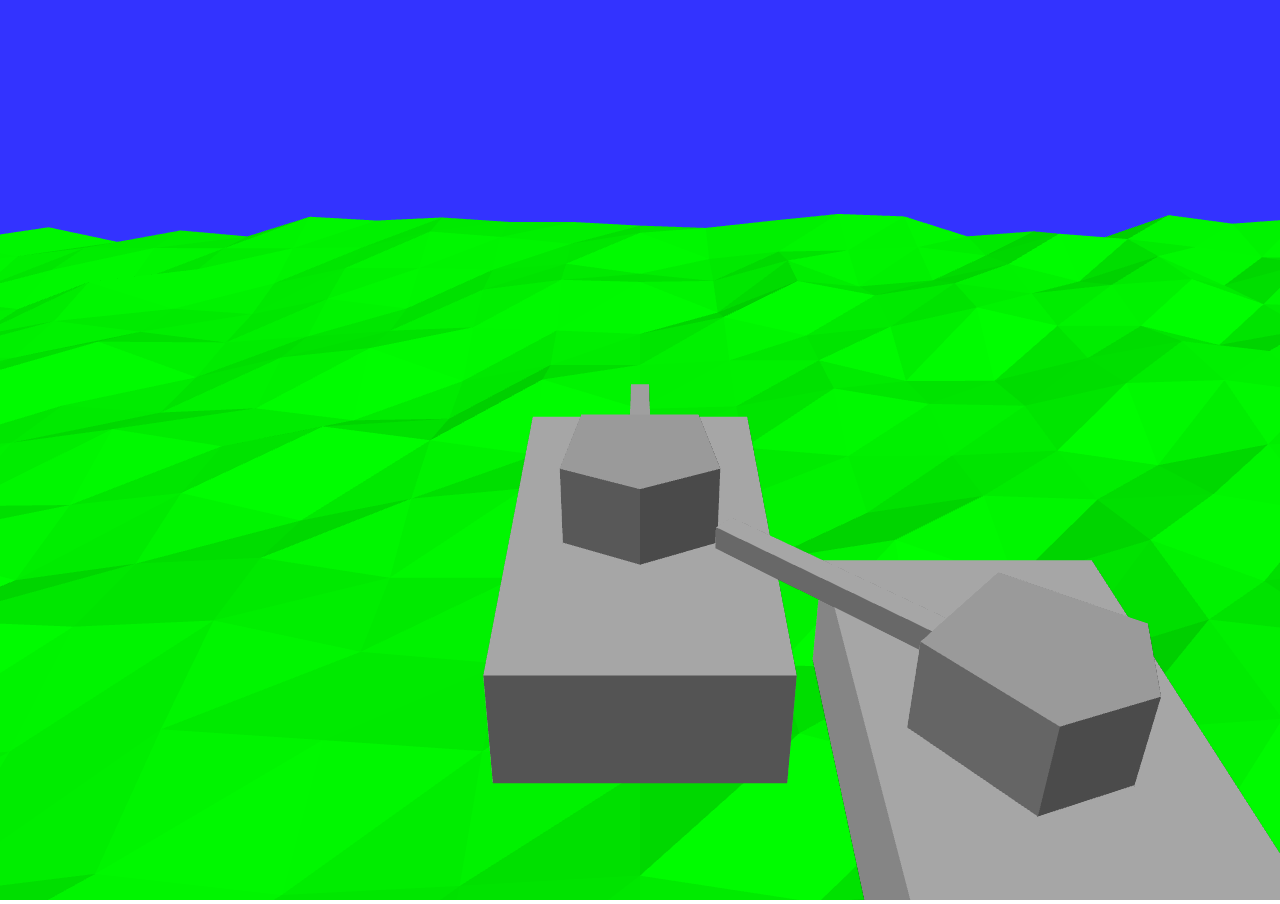
<file: a/index.html>
<!doctype html>
<html>
<head>
  <meta charset="UTF-8">
  <meta name="viewport" content="width=device-width" />
  <meta name="apple-mobile-web-app-capable" content="yes">
  <meta name="apple-mobile-web-app-status-bar-style" content="black-translucent">
  <title>CanvasFramework</title>
  <style>
@charset "UTF-8";

body, canvas {
  margin: 0px;
  padding: 0px;
}
  </style>
  <script src="script.js"></script>
</head>
<body>
  <canvas id="c">ur browzr iz b dum</canvas>
</body>
</html>
</file>
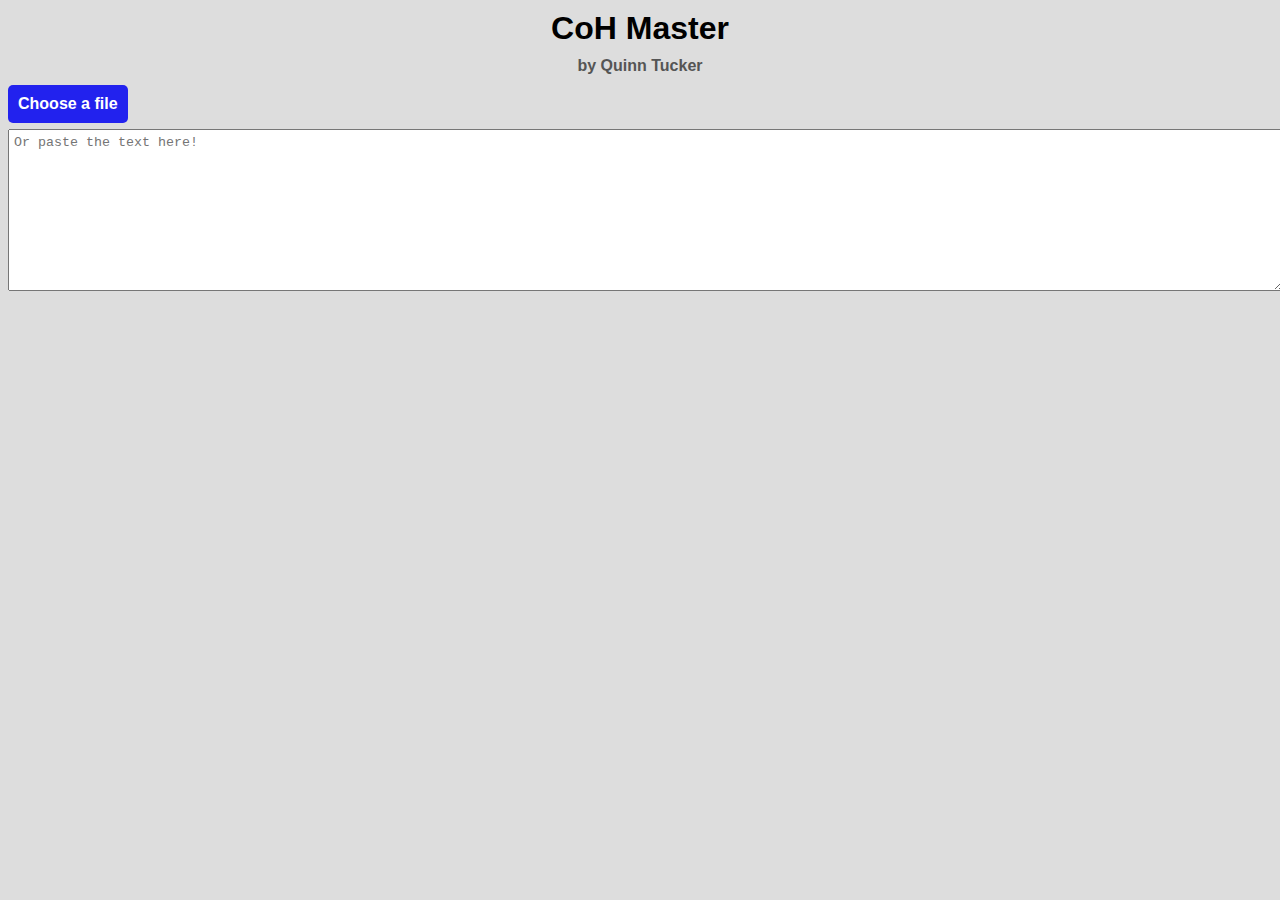
<file: coh/index.html>
<!doctype html>
<html>
<head>
  <meta charset="UTF-8">
  <meta name="viewport" content="width=device-width" />
  <title>CoH Master</title>
  <style>
@charset "UTF-8";

body {
  font-family: helvetica;
  background-color: #DDD;
}
h4 {
  color: #555;
}
h1,h4,h3 {
  text-align: center;
  margin: 10px;
}
#link {
  color: black;
  font-weight: normal;
  margin: 1px;
}
h3 {
  margin-top: 15px;
  margin-bottom: 1px;
}

#outdiv {
  display: none;
}
input {
  width: 0.1px;
  height: 0.1px;
  opacity: 0;
  overflow: hidden;
  position: absolute;
  z-index: -1;
}
label {
  cursor: pointer;
  color: white;
  background-color: #22E;
  font-weight: bold;
  border-radius: 5px;
  padding: 10px;
  margin-bottom: 6px;
  display: inline-block;
}
textarea {
  width: 100%;
  font-family: courier;
  tab-size: 4;
  padding: 5px;
}
  </style>
  <script>
function parseFile(str) {
  /* parse lines into data */
  var award, awardType, scout=true;
  var data = {};
  var lines = str.split("\n");
  var error = "";
  var reportType;
  for (var li in lines) {
    var line = lines[li].trim(), lline = line.toLowerCase();
    if (line=="") continue;
    if (/^\d+\/\d+\/\d+/.test(line)) continue;
    if (/^troop \d+ court of honor/i.test(line)) {
      if (reportType&&reportType!=1) {error+="Conflicting report type information\n";break}
      reportType=1;
      continue;
    }
    if (/^troop \d+ - individual/i.test(line)) {
      if (reportType&&reportType!=2) {error+="Conflicting report type information\n";break}
      reportType=2;
      data.scouts=[];
      data.adults=[];
      continue;
    }
    
    if (reportType==1) {
      if (/^[PR#]\s+-/i.test(line)) continue;
      if (lline=="awards summary") break;
      if (lline=="scout awards") {scout=true;continue}
      if (lline=="adult leader awards") {scout=false;continue}
      
      var am = line.match(/([^*:]+?)\*?\s*:/);
      if (am && awardType) {
        if (!data[awardType][award=am[1]])
          data[awardType][award] = [];
      }
      var nm = line.match(/(?:^|:)\s*([^:,]+),\s*(\D+?)\s+\d+\//);
      if (nm) {
        if (!data[awardType]||!data[awardType][award]) {
          error += 'Name before award: "'+nm[1]+', '+nm[2]+'"\n';
          continue;
        }
        data[awardType][award].push({name:nm[2]+" "+nm[1],scout:scout});
      } else {
        if (!data[awardType=line])
          data[awardType] = {};
      }
    } else if (reportType==2) {
      if (/scouts? attended/i.test(line)) {scout=true;continue}
      if (/adults? attended/i.test(line)) {scout=false;continue}
      var rx = /(?:X|\d+)\s+((?:[a-z]+ ?)+), ((?: ?[a-z]+)+)/gi, m;
      while (m=rx.exec(line)){
        (scout?data.scouts:data.adults).push(m[1].trim()+","+m[2].trim());}
    } else {
      error += "Could not detect report type\n";
      break;
    }
  }
  
  return {reportType:reportType, data:data, error:error};
}

function parse(files) {try{
  /* parse each file */
  var arr = [];
  var error = "";
  for (var i in files) {
    var f = files[i];
    arr.push(parseFile(f.content));
  }
  
  /* combine the results */
  var reportType;
  var data;
  for (var ai in arr) {
    var res = arr[ai];
    error += res.error;
    if (!data) {
      reportType = res.reportType;
      data = res.data;
    } else {
      if (res.reportType != reportType) {
        error += "Report types do not match\n";
      } else if (reportType==2) {
        function merge(a,b) {
          for (var i in b)
            if (a.indexOf(b[i])==-1) a.push(b[i]);
        }
        merge(data.scouts,res.data.scouts);
        merge(data.adults,res.data.adults);
      }
    }
  }
  
  /* process data to generate report */
  var out = "";
  function pl(n){return n==1?"":"s"}
  if (reportType==1) {
    for (awardType in data) {
      var lat = awardType.toLowerCase();
      if (!/^(merit badges|ranks|special awards|service stars)$/.test(lat))
        error += 'Unknown award type: "'+awardType+'"\n';
      out += "\n== "+awardType+" ==\n\n";
      var as = data[awardType];
      if (lat=="merit badges") {
        var scouts = [];
        for (award in as) {
          var ps=as[award];
          for (var i in ps) {
            if (!scouts[ps[i].name])
              scouts[ps[i].name] = [];
            scouts[ps[i].name].push(award);
          }
        }
        var num = {};
        for (var n in scouts) {
          if (!num[scouts[n].length])
            num[scouts[n].length] = [];
          num[scouts[n].length].push({name:n,mbs:scouts[n]});
        }
        for (var n in num) {
          out += num[n].length+" scout"+pl(num[n].length);
          out += " who earned "+n+" merit badge"+pl(n)+":\n";
          for (var i in num[n]) {
            out += "\t"+num[n][i].name+":\n\t\t";
            out += num[n][i].mbs.join("\n\t\t")+"\n";
          }
          out += "\n";
        }
      } else {
        for (award in as) {
          var ps=as[award];
          if (lat=="service stars") {
            var m = award.match(/(\d+)\s+year/i);
            if (m) award = parseInt(m[1])+" year"+pl(parseInt(m[1]));
          }
          out += award+":\n";
          var scouts=[],adults=[];
          for (var i in ps)
            (ps[i].scout?scouts:adults).push(ps[i].name);
          var head="\t",body=":\n\t\t";
          if (scouts.length>0) {
            head += scouts.length+" scout"+pl(scouts.length);
            if (adults.length>0) head += " and ";
            body += scouts.join("\n\t\t")+"\n";
          }
          if (adults.length>0) {
            head += adults.length+" adult"+pl(adults.length);
            if (scouts.length>0) body += "\n\t\t";
            body += adults.join("\n\t\t")+"\n";
          }
          out += head+body+"\n";
        }
      }
    }
  } else if (reportType==2) {
    var head="",body=":\n\t";
    function swapName(n) {var p=n.split(",");return p[1]+" "+p[0]}
    var scouts=data.scouts.sort().map(swapName), adults=data.adults.sort().map(swapName);
    if (scouts.length>0) {
      head += scouts.length+" scout"+pl(scouts.length);
      if (adults.length>0) head += " and ";
      body += scouts.join("\n\t")+"\n";
    }
    if (adults.length>0) {
      head += adults.length+" adult"+pl(adults.length);
      if (scouts.length>0) body += "\n\t";
      body += adults.join("\n\t")+"\n";
    }
    out += head+body+"\n";
  }// else error += "Could not detect report type\n";
 
  /* output the result */
  if (error!="")
    out = "There were error(s) while parsing the file(s); the output may not be valid:\n"+error+"\n"+out;
  out = out.replace(/\n/g,"\r\n");
  document.getElementById("out").value = out;
  document.getElementById("link").innerHTML='(<a href="data:text/plain,'+encodeURIComponent(out)+'" download="'+files[0].file.replace(/\.[a-z]+$/i,"")+'_sorted">Save file</a>)<br>';
  document.getElementById("outdiv").style.display = "initial";
}catch(e){alert("Serious error: "+e.message)}}

function onFile(ele) {
  var arr = [];
  for (var i=0; i<ele.files.length; i++) {
    if (ele.files[i].type!="text/plain") {
      alert("Please choose plain text (.txt) files");
      return;
    }
    (function(fr,name){
      fr.onload = function() {
        var content = fr.result;
        document.getElementById("in").value = ele.files.length==1? content : "[multiple files selected]";
        arr.push({file:name,content:content});
        if (arr.length==ele.files.length)
          parse(arr);
      }
      fr.readAsText(ele.files[i]);
    })(new FileReader(),ele.files[i].name);
  }
}
  </script>
</head>
<body>
  <h1>CoH Master</h1>
  <h4>by Quinn Tucker</h4>
  <input type="file" id="file" onchange="onFile(this)" multiple/>
  <label for="file">Choose a file</label><br>
  <textarea rows="10" id="in" oninput="parse([{file:'',content:this.value}])" placeholder="Or paste the text here!"></textarea><br>
  <div id="outdiv">
  <h3>Output</h3>
  <h4 id="link"></h4><br>
  <textarea rows="25" id="out"></textarea>
  </div>
</body>
</html>
</file>
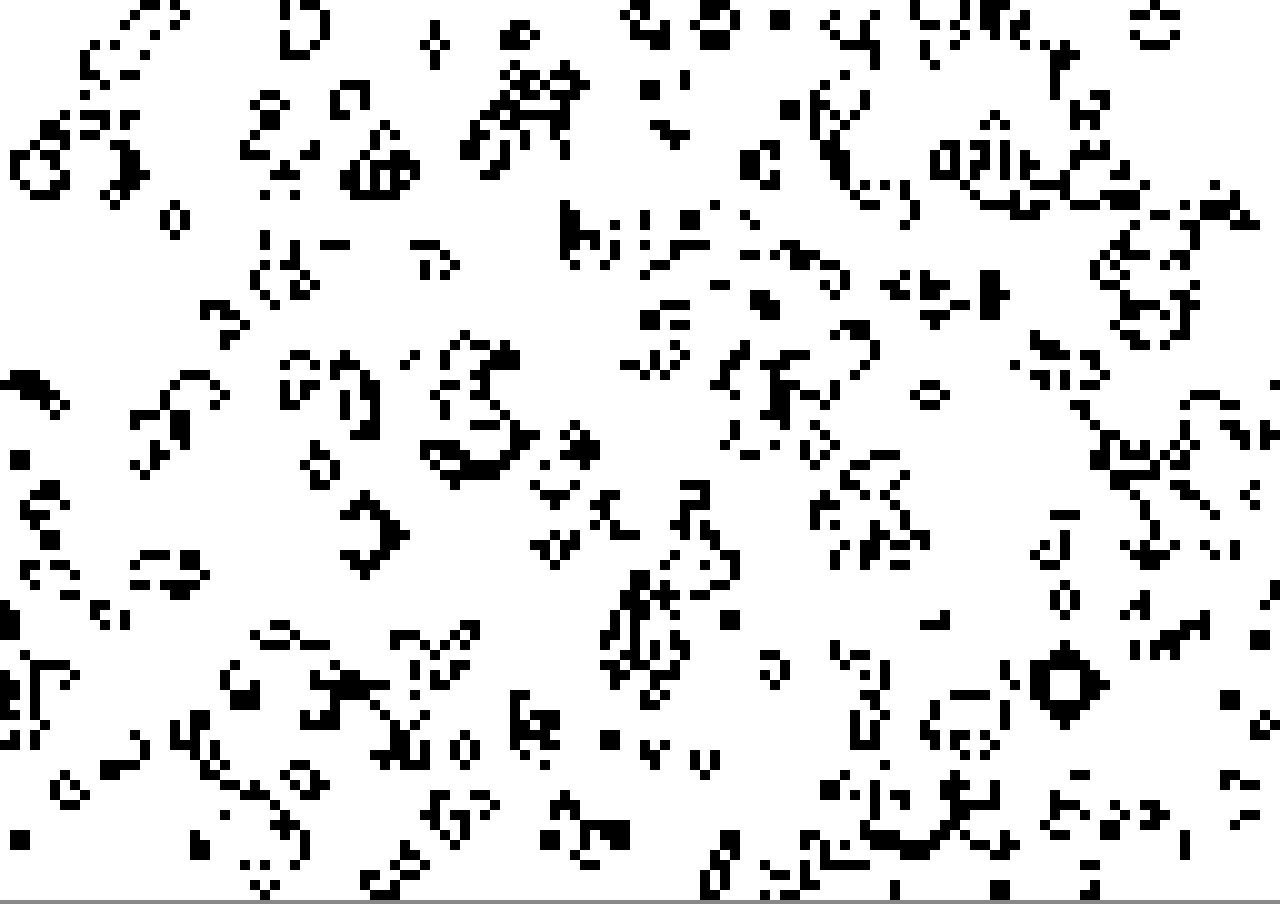
<file: gol/index.html>
<!DOCTYPE html>
<html>
  <head>
    <meta charset="utf-8">
    <title>Conway's Game of Life</title>
    <script src="script.js" charset="utf-8"></script>
    <link rel="stylesheet" href="style.css" media="screen" title="no title" charset="utf-8">
  </head>
  <body>
    <canvas id="c">Your browser does not support HTML5 canvas.</canvas>
  </body>
</html>
</file>
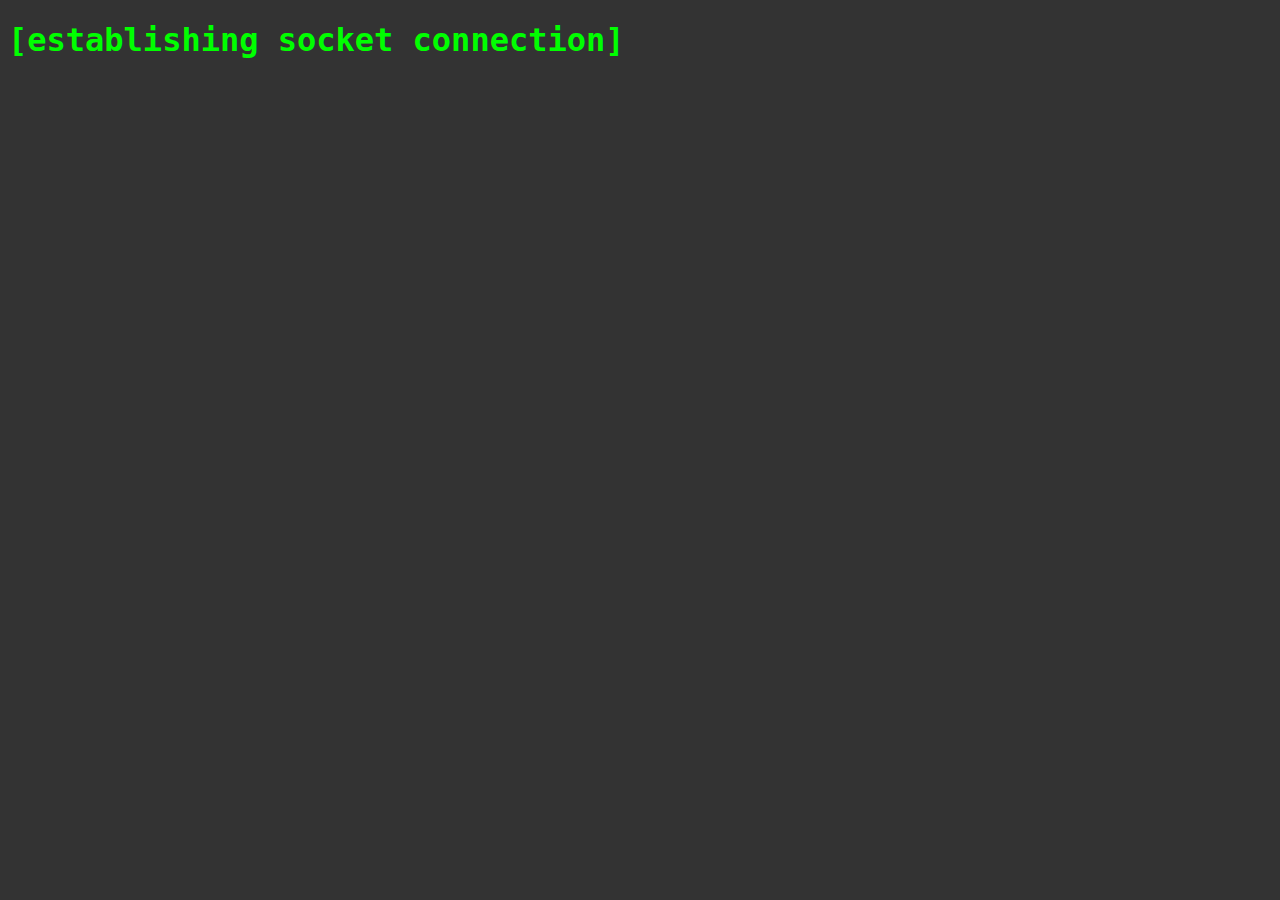
<file: h4ck/index.html>
<!doctype html>
<html>
<head>
  <meta charset="UTF-8">
  <meta name="viewport" content="width=device-width" />
  <meta name="apple-mobile-web-app-capable" content="yes">
  <meta name="apple-mobile-web-app-status-bar-style" content="black-translucent">
  <title>[H4CK]</title>
  <link rel="stylesheet" href="style.css" />
</head>
<body>
  <h1 id="h">[establishing socket connection]</h1>
  <pre id="test"></pre>

  <script src="script.js"></script>
</body>
</html>
</file>
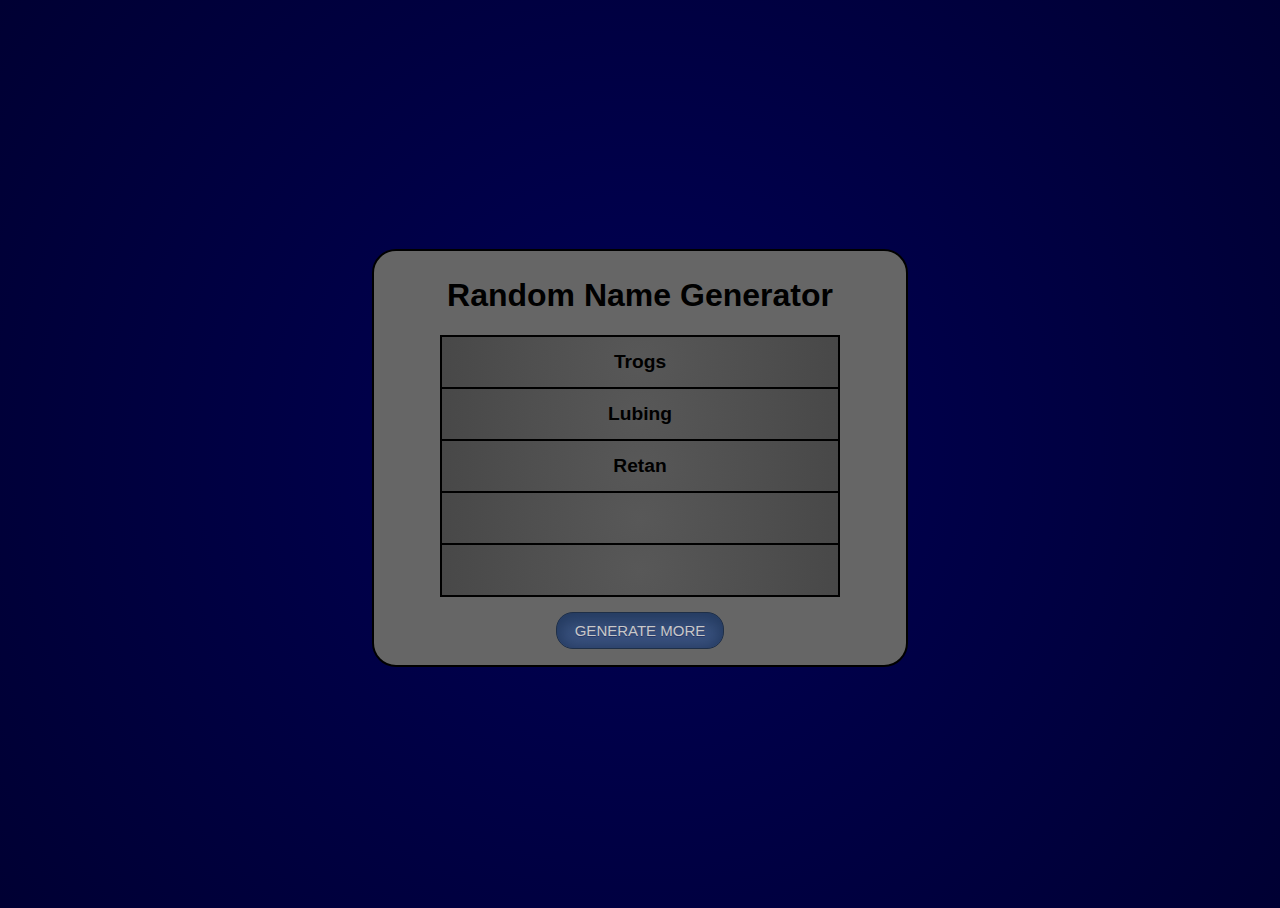
<file: randnames/index.html>
<!DOCTYPE html>
<html>
  <head>
    <meta charset="utf-8">
    <title>Random Name Generator</title>
    <script src="script.js" charset="utf-8"></script>
    <script src="english.js" charset="utf-8"></script>
    <style media="screen">

html {
  height: 100%;
}
body {
  height: 100%;
  overflow-y: hidden;
  text-align: center;
  background-color: #004;
  background: radial-gradient(circle farthest-corner, #005, #003);
  display: flex;
  flex-direction: column;
  justify-content: center;
  align-items: center;
  font-family: arial;
}
#content {
  width: 500px;
  border-radius: 1.5em;
  border: 2px solid black;
  background-color: #666;
  padding: 1em;
  display: flex;
  flex-direction: column;
  justify-content: space-around;
  align-items: center;
}
.myButton {
	-moz-box-shadow:inset 0px 0px 15px 3px #23395e;
	-webkit-box-shadow:inset 0px 0px 15px 3px #23395e;
	box-shadow:inset 0px 0px 15px 3px #23395e;
	background:-webkit-gradient(linear, left top, left bottom, color-stop(0.05, #2e466e), color-stop(1, #415989));
	background:-moz-linear-gradient(top, #2e466e 5%, #415989 100%);
	background:-webkit-linear-gradient(top, #2e466e 5%, #415989 100%);
	background:-o-linear-gradient(top, #2e466e 5%, #415989 100%);
	background:-ms-linear-gradient(top, #2e466e 5%, #415989 100%);
	background:linear-gradient(to bottom, #2e466e 5%, #415989 100%);
	filter:progid:DXImageTransform.Microsoft.gradient(startColorstr='#2e466e', endColorstr='#415989',GradientType=0);
	background-color:#2e466e;
	-moz-border-radius:17px;
	-webkit-border-radius:17px;
	border-radius:17px;
	border:1px solid #1f2f47;
	display:inline-block;
	cursor:pointer;
	color:#c8c8c8;
	font-family:Arial;
	font-size:15px;
	padding:9px 18px;
	text-decoration:none;
	text-shadow:0px 1px 0px #263666;
}
.myButton:hover {
	background:-moz-linear-gradient(top, #415989 5%, #2e466e 100%);
	background:-webkit-linear-gradient(top, #415989 5%, #2e466e 100%);
	background:-ms-linear-gradient(top, #415989 5%, #2e466e 100%);
	background:linear-gradient(to bottom, #415989 5%, #2e466e 100%);
	background-color:#415989;
}
h1 {
  margin-top: 10px;
}
table {
  border-collapse: collapse;
  width: 80%;
  margin-bottom: 15px;
}
td {
  height: 3em;
  border: 2px solid black;
  background: radial-gradient(circle farthest-corner, #585858, #484848);
}
.word {
  font-weight: bold;
  font-size: 120%;
  animation: fade 0.7s;
  display: block;
}
@keyframes fade {
  0%,100% {
    opacity: 1;
    transform: none;
  }
  50% {
    opacity: 0;
    transform: scale(0.7);
  }
}

    </style>
  </head>
  <body>
    <div id="content">
      <h1>Random Name Generator</h1>
      <table>
        <tr><td><span class="word" id="t0"></span></td></tr>
        <tr><td><span class="word" id="t1"></span></td></tr>
        <tr><td><span class="word" id="t2"></span></td></tr>
        <tr><td><span class="word" id="t3"></span></td></tr>
        <tr><td><span class="word" id="t4"></span></td></tr>
      </table>
      <button class="myButton" onclick="generate()">GENERATE MORE</button>
    </div>
  </body>
</html>
</file>
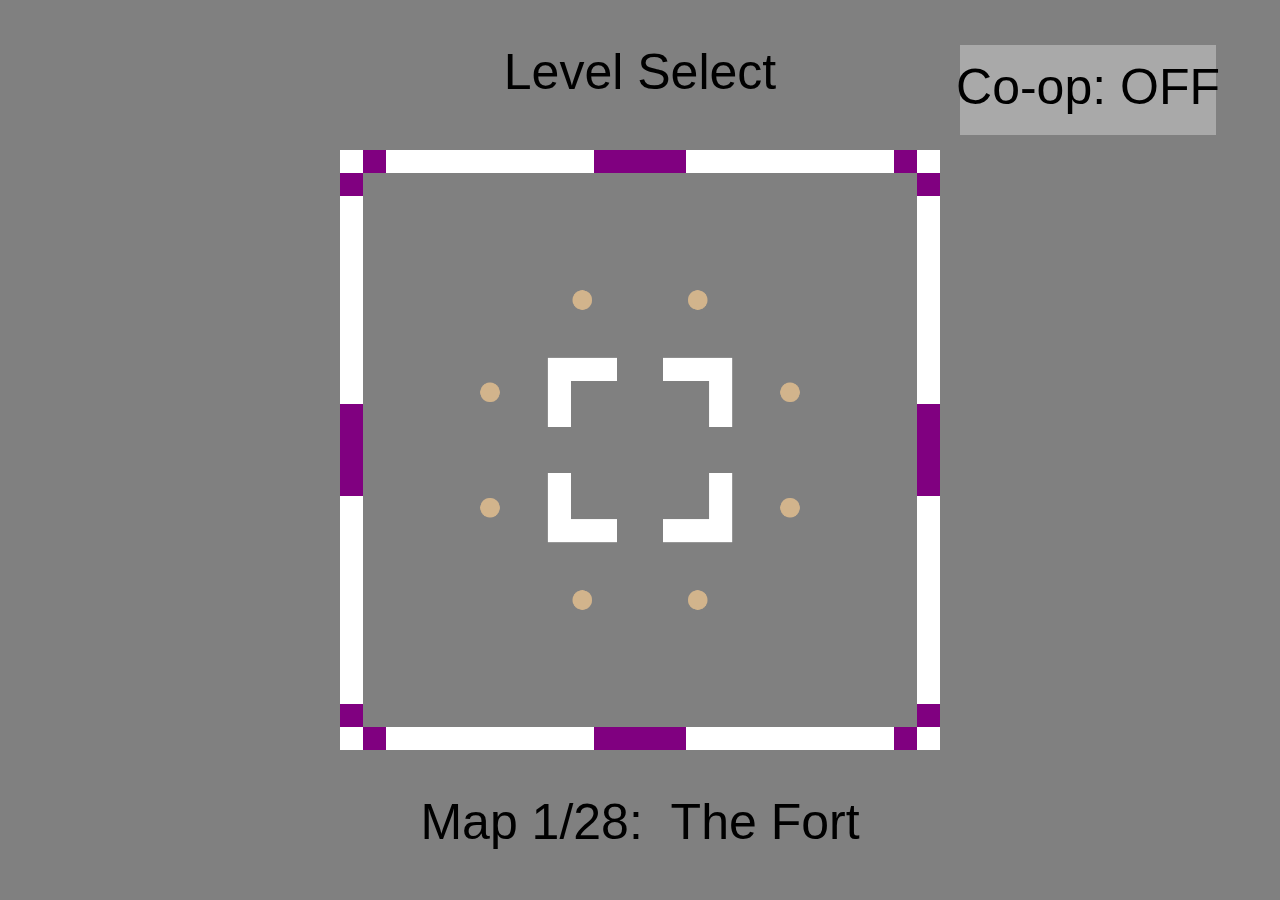
<file: squarehead/index.html>
<html>
    <head>
        <meta name='apple-mobile-web-app-capable' content='yes'>
        <meta name = 'viewport' content = 'width = device-width, user-scalable = no'>
        <link rel='apple-touch-icon' href='___APP_ICON___'>
        <title>Squarehead</title>
        <style>
            html, body, canvas {
                margin: 0px;
                padding: 0px;
                overflow: hidden;
                width: 100%;
                height: 100%;
            }
        </style>
    </head>
    <body style='background-color:gray;color:black;'>
        <canvas>Your browser does not support HTML5 canvas.</canvas>
        
        <script src="maps.js"></script>
        <script src="util.js"></script>
        <script src="sh.js"></script>
    </body>
</html>
</file>
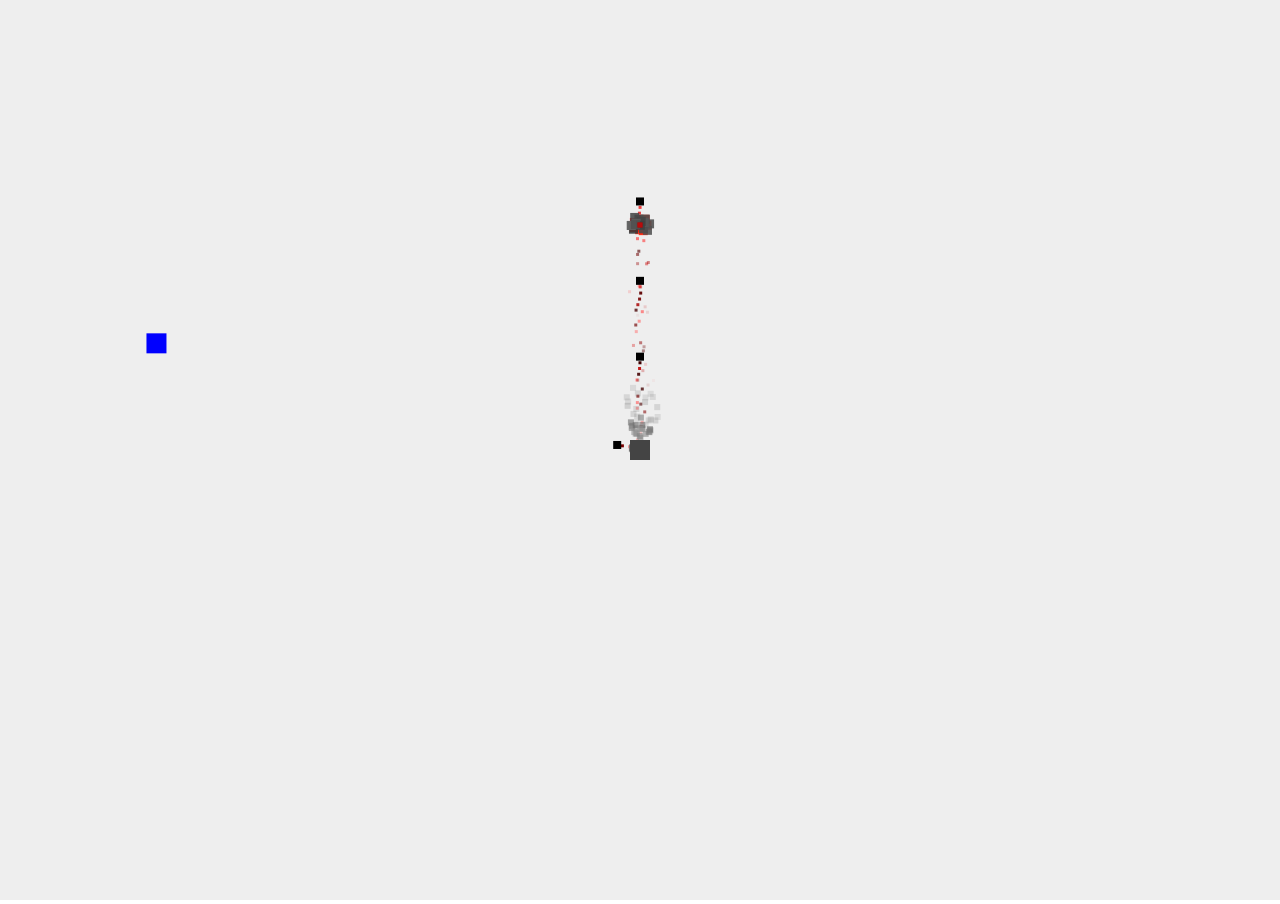
<file: squareworld/index.html>
<!DOCTYPE html>
<html>
  <head>
    <meta charset="utf-8">
    <title>SquareWorld</title>
    <style media="screen">
      body, html {
        padding: 0px;
        margin: 0px;
        overflow: hidden;
        touch-action: none;
      }
    </style>
  </head>
  <body>
    <canvas id="c"></canvas>
    <script src="script.js" charset="utf-8"></script>
  </body>
</html>
</file>
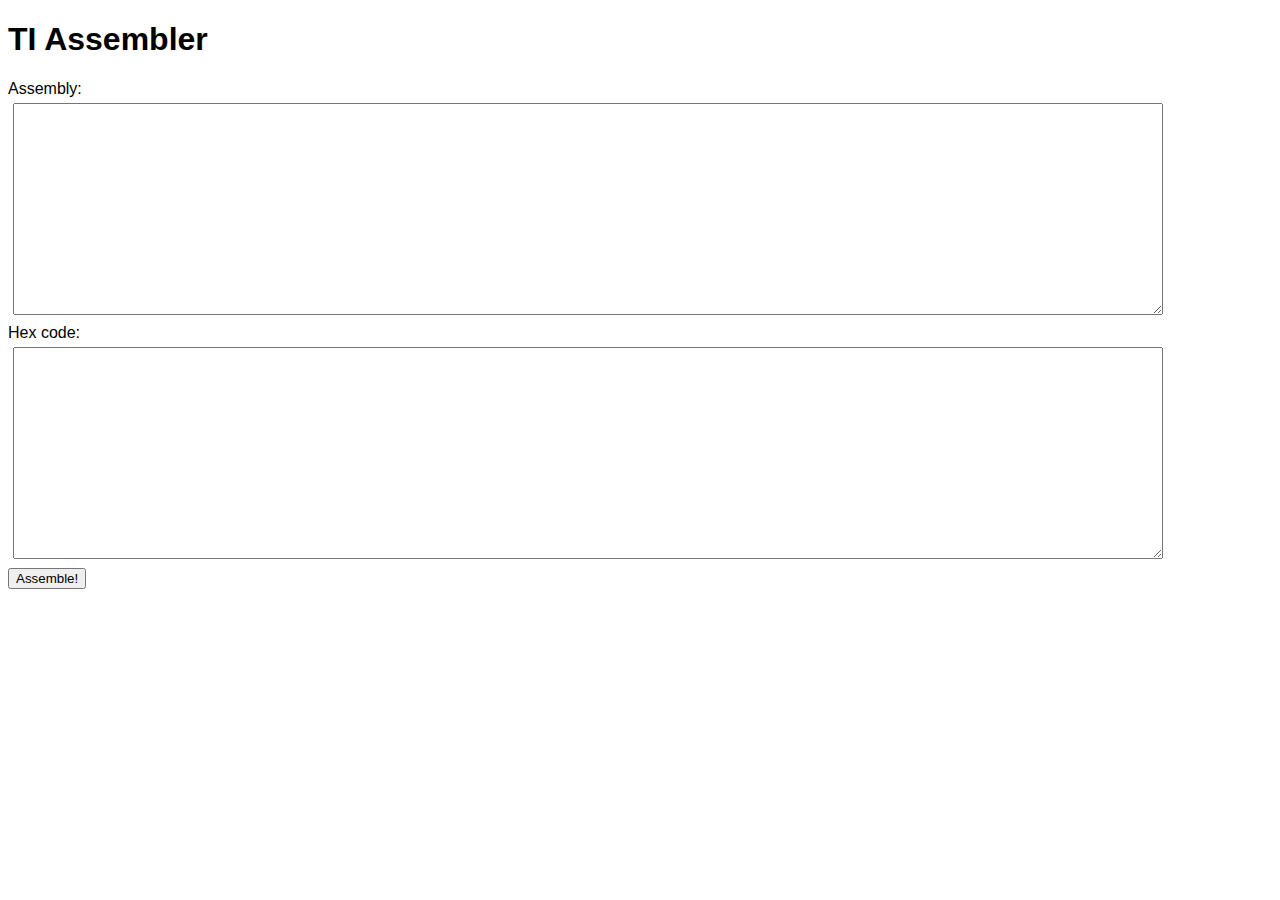
<file: tiasm/index.html>
<!doctype html>
<html>
<head>
  <meta charset="UTF-8">
  <meta name="viewport" content="width=device-width" />
  <title>TI Assembler</title>
  <link rel="stylesheet" href="style.css" />
  <script src="script.js"></script>
</head>
<body>
  <h1>TI Assembler</h1>
  
  Assembly:<br>
  <textarea id="input"></textarea><br>
  Hex code:<br>
  <textarea id="output"></textarea><br>
  <button onclick="try{assemble()}catch(e){alert(e)}">Assemble!</button><br><br>
</body>
</html>
</file>
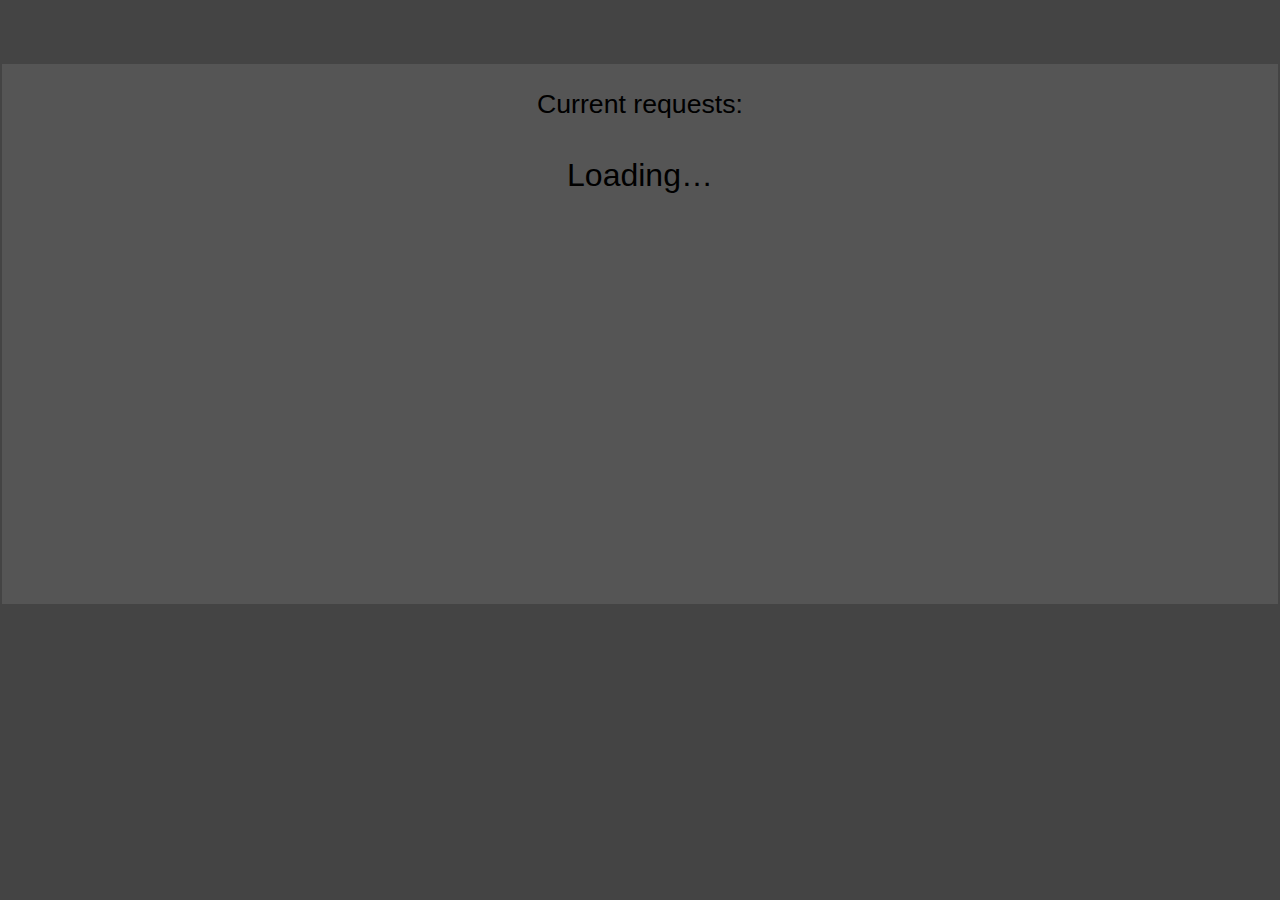
<file: workhelp/index.html>
<html>
 <head>
  <title>WorkHelp</title>
  <link rel="stylesheet" type="text/css" href="/styles.css">
  <script src='https://cdn.firebase.com/js/client/2.0.4/firebase.js'></script>
  <script src="firebase.js"></script>
  <style>
    .center {
      text-align: center;
      font-size: 24pt;
      position: relative;
      top: 50%;
      -webkit-transform: translateY(-50%);
      -ms-transform: translateY(-50%);
      transform: translateY(-50%);
    }
    .reqdiv {
      margin-left: auto;
      margin-right: auto;
      width: 50%;
      padding: 10px;
      border-radius: 25px;
      background-color: #444;
    }
    .reqtitle {
      text-align: left;
      font-weight: bold;
      font-size: 24pt;
      margin: 5px;
    }
    .reqdesc {
      text-align: left;
      font-weight: normal;
      font-size: 12pt;
      margin: 5px;
    }
    .contenth {
      text-align: center;
      font-weight: normal;
      font-size: 20pt;
      margin: 5px;
    }
    #header {
      height: 60px;
      background-color: #444;
      margin: 0px;
    }
    #content {
      height: 500px;
      background-color: #555;
      margin: 0px;
      padding: 20px;
      text-align: center;
    }
    #page {
      width: 100%;
    }
    body, td, tr, table {
      padding: 0px;
      margin: 0px;
      font-family: sans-serif;
    }
  </style>
 </head>
 <body><table id="page"><tr><td>
  <div id="header">
   
  </div>
  </td></tr><tr><td>
  <div id="content">
   <p class="contenth">Current requests:</p>
   <br>
   <div id="list">
    <p class="center">Loading…</p>
   </div>
  </div>
 </td></tr></table></body>
</html>
</file>
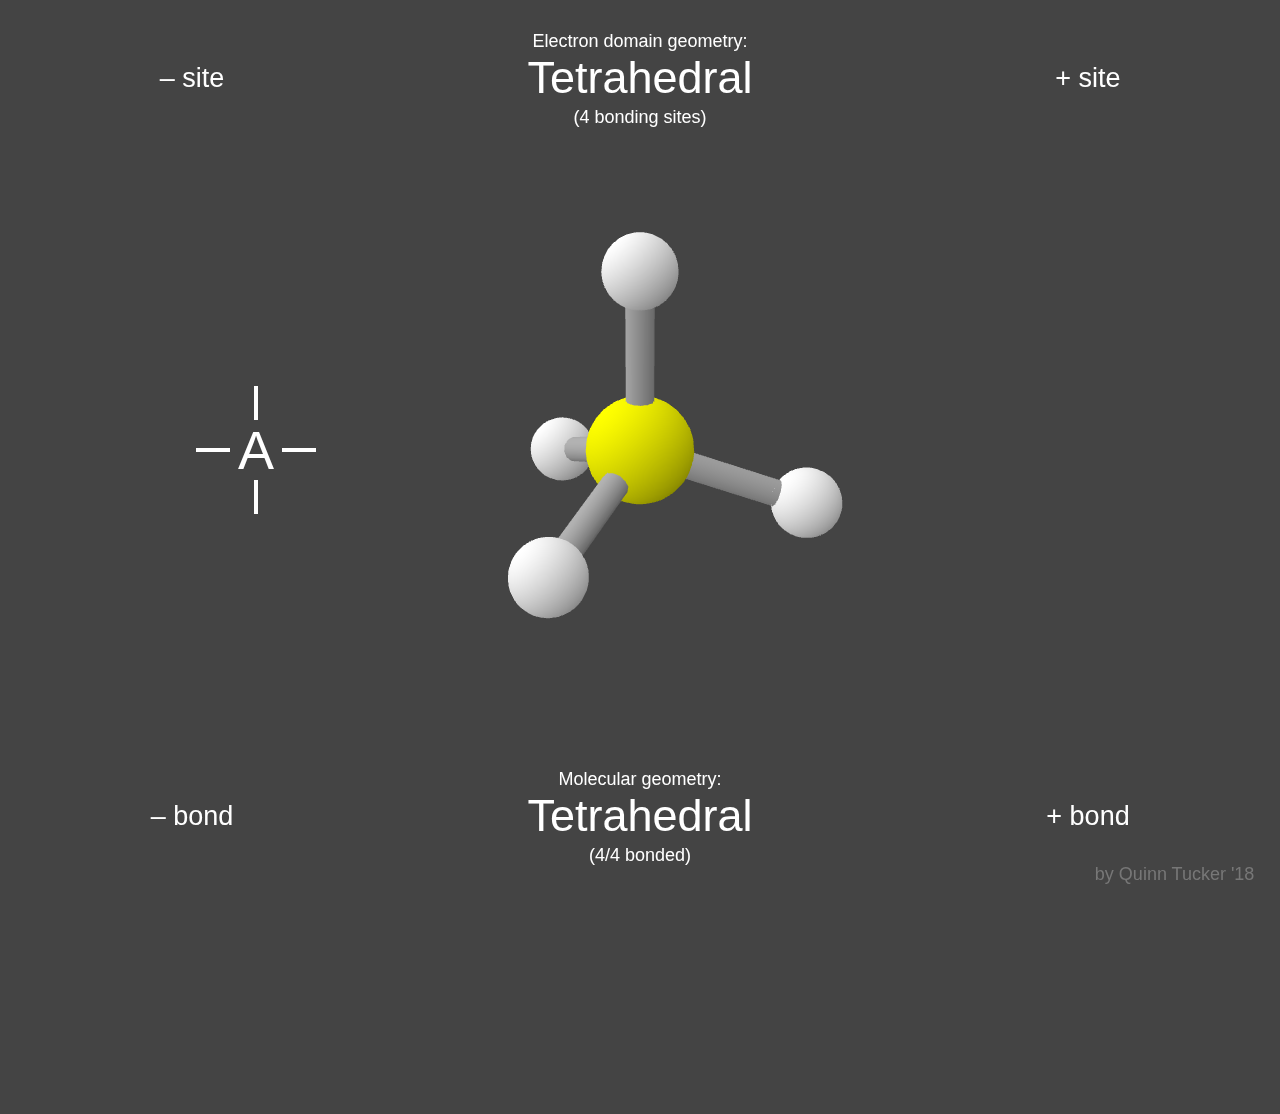
<file: chem/geom/index.html>
<!doctype html>
<html>
<head>
  <meta charset="UTF-8">
  <meta name="viewport" content="width=device-width,user-scalable=no" />
  <meta name="apple-mobile-web-app-capable" content="yes">
  <meta name="apple-mobile-web-app-status-bar-style" content="black-translucent">
  <link rel="apple-touch-icon" href="http://s2.postimg.org/5ha6tv5s9/image.jpg">
  <title>Mol. Geometry</title>
  <style>
@charset "UTF-8";

body, canvas {
  margin: 0em;
  padding: 0em;
  background-color: #444;
  overflow: hidden;
  touch-action: none;
}
div {
  position: absolute;
  font-family: helvetica;
  color: white;
  font-size: 5%;
  text-align: center;
}
p {
  font-size: 40%;
  margin: 0px;
  margin-top: 0.2em;
}
.b {
  font-size: 3%;
  width: 30%;
}
#text0 {
  left: 0%;
  top: 85%;
  width: 100%;
}
#text1 {
  left: 0%;
  top: 3%;
  width: 100%;
}
#b00 {
  left: 0%;
  top: 89%;
}
#b10 {
  left: 70%;
  top: 89%;
}
#b01 {
  left: 0%;
  top: 7%;
}
#b11 {
  left: 70%;
  top: 7%;
}
#sign {
  left: 80%;
  top: 96%;
  color: #777;
  font-size: 2%;
  width: 18%;
  text-align: right;
}
#lewis {
  left: 20%;
  top: 50%;
  font-size: 6%;
  width: 6em;
  margin-left: -3em;
  height: 6em;
  margin-top: -3em;
  display: flex;
  align-items: center;
  justify-content: center;
  flex-direction: row;
  //background-color: blue;
}
#rightB,#leftB,#right2B,#left2B,#upB,#downB,#rightN,#leftN,#right2N,#left2N,#upN,#downN {
  background-color: white;
  font-size: 9%;
  margin: 2em;
  display: none;
}
#rightN,#leftN,#right2N,#left2N,#upN,#downN {
  background-color: rgba(0,0,0,0);
}
#rightB,#leftB,#right2B,#left2B,#rightN,#leftN,#right2N,#left2N {
  width: 7em;
  height: 1em;
}
#upB,#downB,#upN,#downN {
  width: 1em;
  height: 7em;
}
#upDc,#downDc,#leftDc,#rightDc,#left2Dc,#right2Dc {
  font-size: 9%;
  margin: 2em;
  display: none;
  justify-content: center;
}
#upDc,#downDc {
  width: 1em;
  height: 7em;
}
#leftDc,#rightDc,#left2Dc,#right2Dc {
  width: 7em;
  height: 1em;
  flex-direction: column;
}
#upDc,#leftDc,#left2Dc {align-items: flex-end;}
#downDc,#rightDc,#right2Dc {align-items: flex-start;}
#leftB,#leftDc,#left2B,#left2Dc {
  transform-origin: 12.33em;
  -webkit-transform-origin: 12.33em;
  -ms-transform-origin: 12.33em;
  -moz-transform-origin: 12.33em;
}
#rightB,#rightDc,#right2B,#right2Dc {
  transform-origin: -5.33em;
  -webkit-transform-origin: -5.33em;
  -ms-transform-origin: -5.33em;
  -moz-transform-origin: -5.33em;
}
.dot {
  background-color: white;
  font-size: 140%;
  margin: 0.6em;
  width: 1em;
  height: 1em;
  border-radius: 1em;
  flex-shrink: 0;
}
#vert {
  display: flex;
  align-items: center;
  justify-content: center;
  flex-direction: column;
}
#e {
  width: 1em;
  margin: -0.2em;
}
span {
  /*background-color: green;*/
}
  </style>
  <script src="script.js"></script>
</head>
<body>
  <div id="text1"><p>Electron domain geometry:</p><span id="edgName"></span><p>(<span id="sites1"></span> bonding sites)</p></div>
  <div id="text0"><p>Molecular geometry:</p><span id="mgName"></span><p>(<span id="bonds"></span>/<span id="sites2"></span> bonded)</p></div>
  <div class="b" id="b10">+ bond</div>
  <div class="b" id="b00">&ndash; bond</div>
  <div class="b" id="b11">+ site</div>
  <div class="b" id="b01">&ndash; site</div>
  <div id="lewis" id="b01"><span id="left2Dc"><span class="dot"></span><span class="dot"></span></span><span id="left2N"></span><span id="left2B"></span><span id="leftDc"><span class="dot"></span><span class="dot"></span></span><span id="leftN"></span><span id="leftB"></span><span id="vert"><span id="upDc"><span class="dot"></span><span class="dot"></span></span><span id="upN"></span><span id="upB"></span><span id="e">A</span><span id="downDc"><span class="dot"></span><span class="dot"></span></span><span id="downN"></span><span id="downB"></span></span><span id="rightDc"><span class="dot"></span><span class="dot"></span></span><span id="rightN"></span><span id="rightB"></span><span id="right2Dc"><span class="dot"></span><span class="dot"></span></span><span id="right2N"></span><span id="right2B"></span></div>
  <div id="sign">by Quinn Tucker '18</div>
  <canvas id="c">ur browzr iz b dum</canvas>
</body>
</html>
</file>
<file: gol/style.css>
body {
  background-color: #888;
  overflow: hidden;
  height: 100%;
  width: 100%;
  margin: 0px;
  padding: 0px;
}

canvas {
  width: 100%;
  height: 100%;
  
  /*   Source: http://stackoverflow.com/a/7665647/1848578   */
  image-rendering: optimizeSpeed;             /* Older versions of FF          */
  image-rendering: -moz-crisp-edges;          /* FF 6.0+                       */
  image-rendering: -webkit-optimize-contrast; /* Safari                        */
  image-rendering: -o-crisp-edges;            /* OS X & Windows Opera (12.02+) */
  image-rendering: pixelated;                 /* Awesome future-browsers       */
  -ms-interpolation-mode: nearest-neighbor;   /* IE                            */
}
</file>
<file: h4ck/style.css>
@charset "UTF-8";

body {
  font-family: "Lucida Console", Monaco, monospace;
  background-color: #333;
  color: #0f0;
}

#test {
  font-size: 30px;
  text-align: center;
}
</file>
<file: tiasm/style.css>
@charset "UTF-8";

body {
  font-family: helvetica;
}

textarea {
  font-family: courier;
  width: 90%;
  height: 100px;
  padding: 5px;
  margin: 5px;
}

input {
  width: 50px;
}

#output, #input {
  height: 200px;
}
</file>
<file: styles.css>
body {
  background-color: #444;
  color: #000;
  font-family: sans-serif;
}

a {
  color: #AAD;
}
</file>
